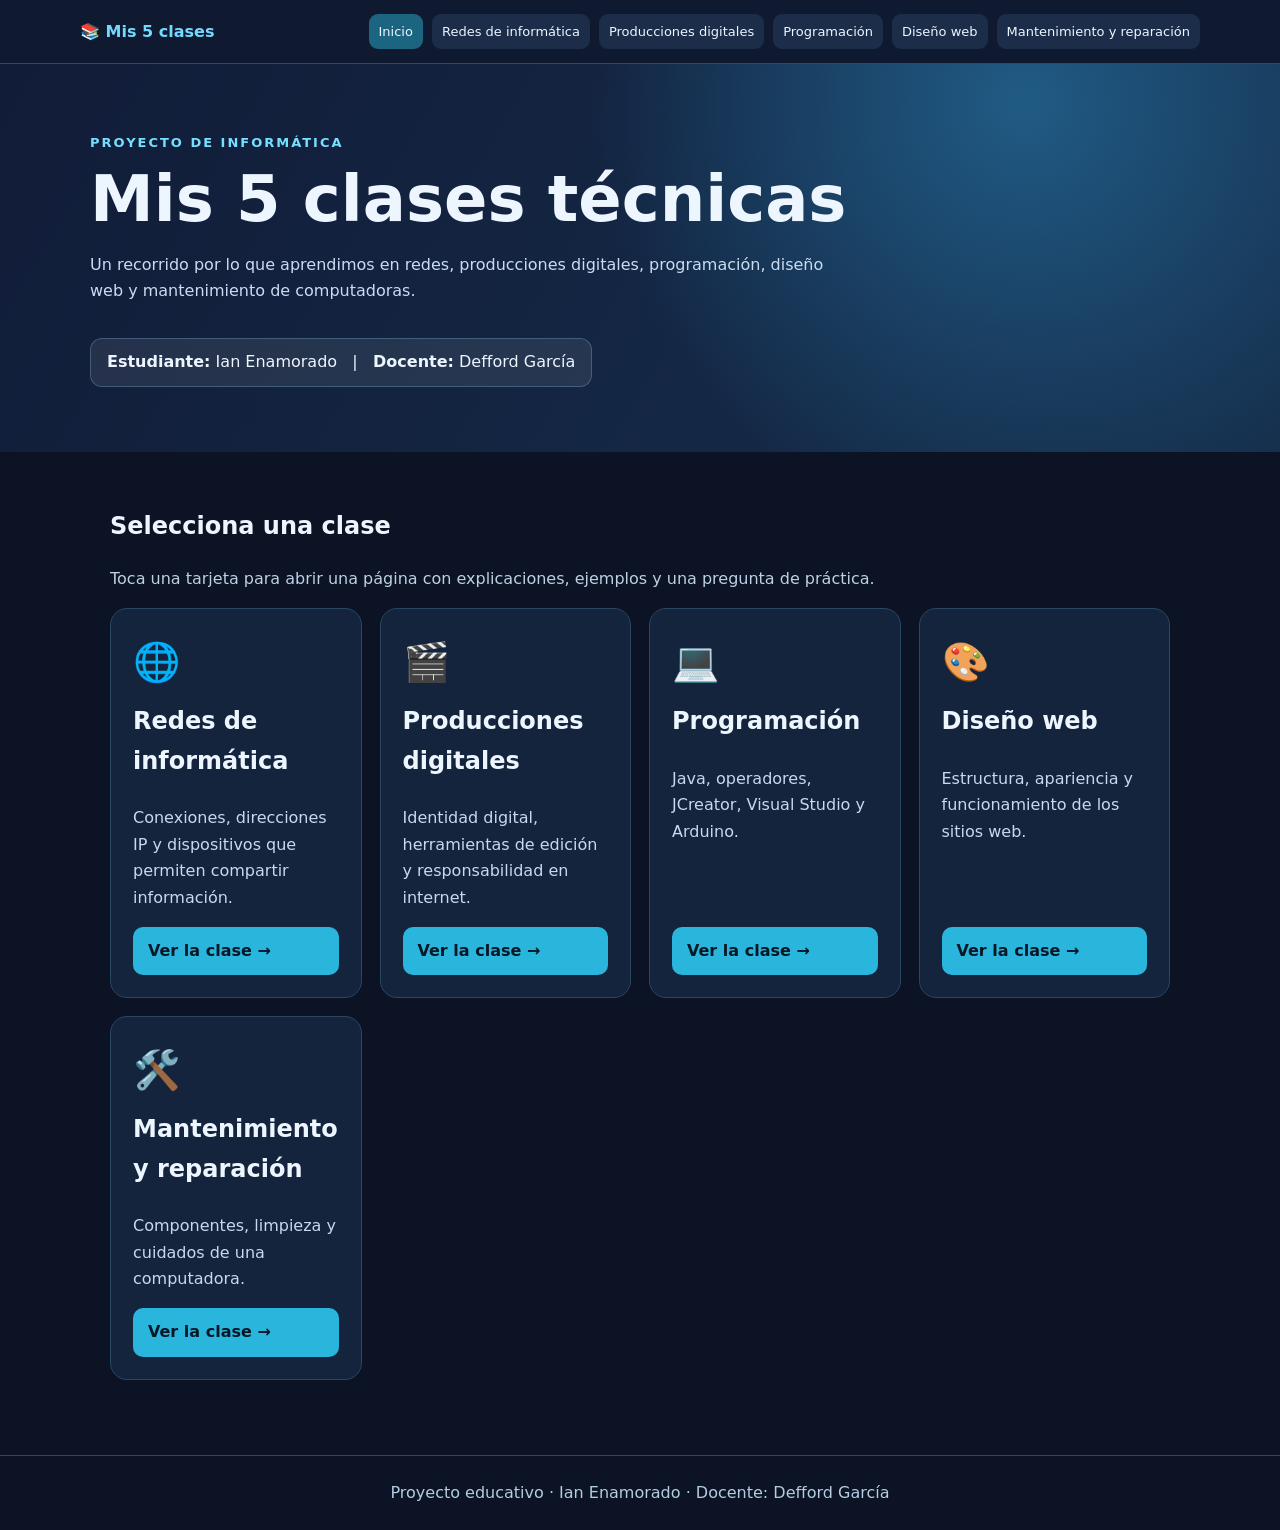
<file: index.html>
<!doctype html><html lang="es"><head><meta charset="utf-8"><meta name="viewport" content="width=device-width,initial-scale=1"><meta name="description" content="Proyecto educativo sobre cinco clases técnicas de Ian Enamorado"><title>Inicio | Mis 5 clases</title><link rel="stylesheet" href="estilos.css"></head><body><header><div class="bar"><a class="brand" href="index.html">📚 Mis 5 clases</a><nav><a class="active" href="index.html">Inicio</a><a href="redes.html">Redes de informática</a><a href="producciones.html">Producciones digitales</a><a href="programacion.html">Programación</a><a href="diseno.html">Diseño web</a><a href="mantenimiento.html">Mantenimiento y reparación</a></nav></div></header><section class="hero"><div class="wrap"><span class="eyebrow">Proyecto de informática</span><h1>Mis 5 clases técnicas</h1><p>Un recorrido por lo que aprendimos en redes, producciones digitales, programación, diseño web y mantenimiento de computadoras.</p><div class="credit"><strong>Estudiante:</strong> Ian Enamorado &nbsp; | &nbsp; <strong>Docente:</strong> Defford García</div></div></section><main class="main"><h2>Selecciona una clase</h2><p class="muted">Toca una tarjeta para abrir una página con explicaciones, ejemplos y una pregunta de práctica.</p><div class="cards"><a class="card" href="redes.html"><span class="emoji">🌐</span><h2>Redes de informática</h2><p>Conexiones, direcciones IP y dispositivos que permiten compartir información.</p><span class="btn">Ver la clase →</span></a><a class="card" href="producciones.html"><span class="emoji">🎬</span><h2>Producciones digitales</h2><p>Identidad digital, herramientas de edición y responsabilidad en internet.</p><span class="btn">Ver la clase →</span></a><a class="card" href="programacion.html"><span class="emoji">💻</span><h2>Programación</h2><p>Java, operadores, JCreator, Visual Studio y Arduino.</p><span class="btn">Ver la clase →</span></a><a class="card" href="diseno.html"><span class="emoji">🎨</span><h2>Diseño web</h2><p>Estructura, apariencia y funcionamiento de los sitios web.</p><span class="btn">Ver la clase →</span></a><a class="card" href="mantenimiento.html"><span class="emoji">🛠️</span><h2>Mantenimiento y reparación</h2><p>Componentes, limpieza y cuidados de una computadora.</p><span class="btn">Ver la clase →</span></a></div></main><footer>Proyecto educativo · Ian Enamorado · Docente: Defford García</footer><script src="script.js" defer></script></body></html>
</file>
<file: estilos.css>
*{box-sizing:border-box}html{scroll-behavior:smooth}body{margin:0;background:#0b1324;color:#edf5ff;font-family:system-ui,Arial,sans-serif;line-height:1.65}a{color:inherit;text-decoration:none}header{position:sticky;top:0;background:#101c32f5;border-bottom:1px solid #2e4968;z-index:10}.bar{max-width:1160px;margin:auto;padding:14px 20px;display:flex;justify-content:space-between;align-items:center;gap:12px;flex-wrap:wrap}.brand{font-weight:800;color:#74d9ff}nav{display:flex;gap:9px;flex-wrap:wrap}nav a{padding:7px 10px;border-radius:9px;font-size:13px;background:#1b2d49}nav a:hover,nav a.active{background:#1c6580}.hero{padding:65px 20px;background:radial-gradient(circle at 80% 10%,#205b85 0,transparent 40%),linear-gradient(120deg,#111c38,#162f4d)}.wrap{max-width:1100px;margin:auto}.hero h1{font-size:clamp(36px,6vw,64px);line-height:1.12;margin:8px 0}.hero p{max-width:760px;color:#c9dcf2}.eyebrow{color:#75dfff;text-transform:uppercase;letter-spacing:2px;font-weight:800;font-size:13px}.credit{display:inline-block;background:#ffffff15;border:1px solid #7cb9db50;padding:10px 16px;border-radius:12px;margin-top:18px}.main{max-width:1100px;margin:auto;padding:35px 20px 75px}.cards{display:grid;grid-template-columns:repeat(auto-fit,minmax(240px,1fr));gap:18px}.card,.topic,.example,.quiz{background:#14243d;border:1px solid #294663;border-radius:17px;padding:22px}.card{display:flex;flex-direction:column;transition:transform .2s,border-color .2s}.card:hover{transform:translateY(-4px);border-color:#71d7ff}.card .emoji{font-size:38px}.card h2{margin:8px 0}.card p{color:#c7d9ed;flex:1}.btn,button{background:#2ab5dd;border:0;border-radius:10px;color:#061725;font-weight:800;padding:11px 15px;cursor:pointer;display:inline-block;font:inherit;font-weight:750}.btn:hover,button:hover{background:#79dfff}.muted{color:#bdd0e4}.illustration{width:100%;max-height:275px;object-fit:cover;border-radius:16px;margin:24px 0;border:1px solid #38617c}.topics{display:grid;grid-template-columns:repeat(auto-fit,minmax(290px,1fr));gap:16px}.topic h2{font-size:20px;margin:0 0 8px;color:#85dcff}.topic p{margin:0;color:#e1edfa}.example{margin-top:20px}.example h2{margin-top:0}pre{background:#07101f;color:#b7f7d2;padding:17px;border-radius:12px;overflow:auto;font-size:13px;white-space:pre-wrap;word-break:break-word}.codehead{display:flex;justify-content:space-between;align-items:center;gap:10px}.quiz{margin-top:22px}.quiz button{margin:6px 8px 6px 0}.feedback{font-weight:700;min-height:25px}footer{padding:24px;text-align:center;border-top:1px solid #294663;color:#b3cde2}@media(max-width:600px){.hero{padding:42px 20px}nav a{font-size:12px;padding:6px 8px}.topics{grid-template-columns:1fr}}
</file>
